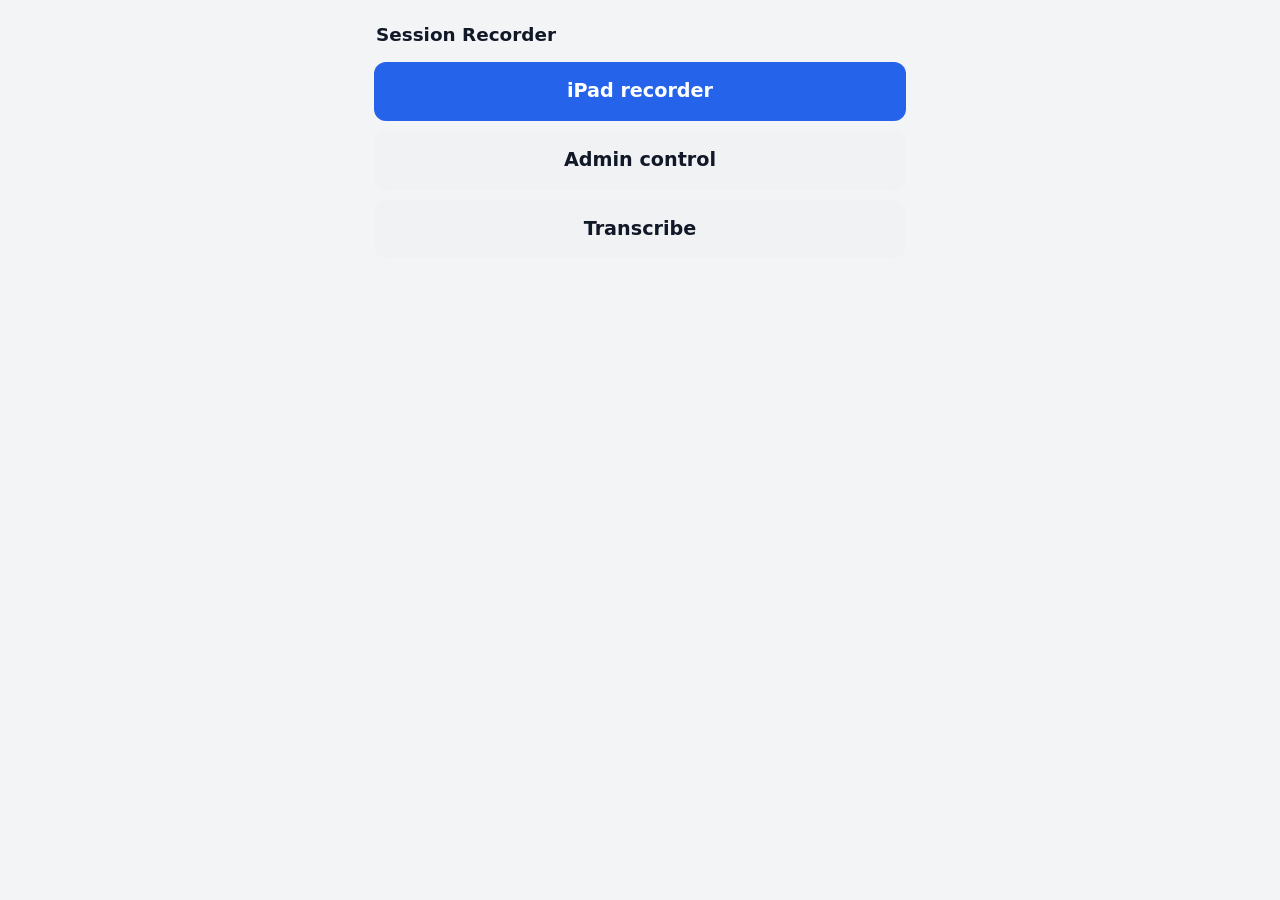
<file: static/index.html>
<!doctype html>
<html lang="en"><head>
<meta charset="utf-8"><meta name="viewport" content="width=device-width, initial-scale=1">
<title>Session Recorder</title><link rel="stylesheet" href="/static/app.css">
</head><body><main>
<h1 style="margin:8px 2px 14px">Session Recorder</h1>
<a href="/record" style="text-decoration:none"><button class="big">iPad recorder</button></a>
<a href="/control" style="text-decoration:none"><button class="big ghost" style="margin-top:10px">Admin control</button></a>
<a href="/annotate" style="text-decoration:none"><button class="big ghost" style="margin-top:10px">Transcribe</button></a>
</main></body></html>
</file>
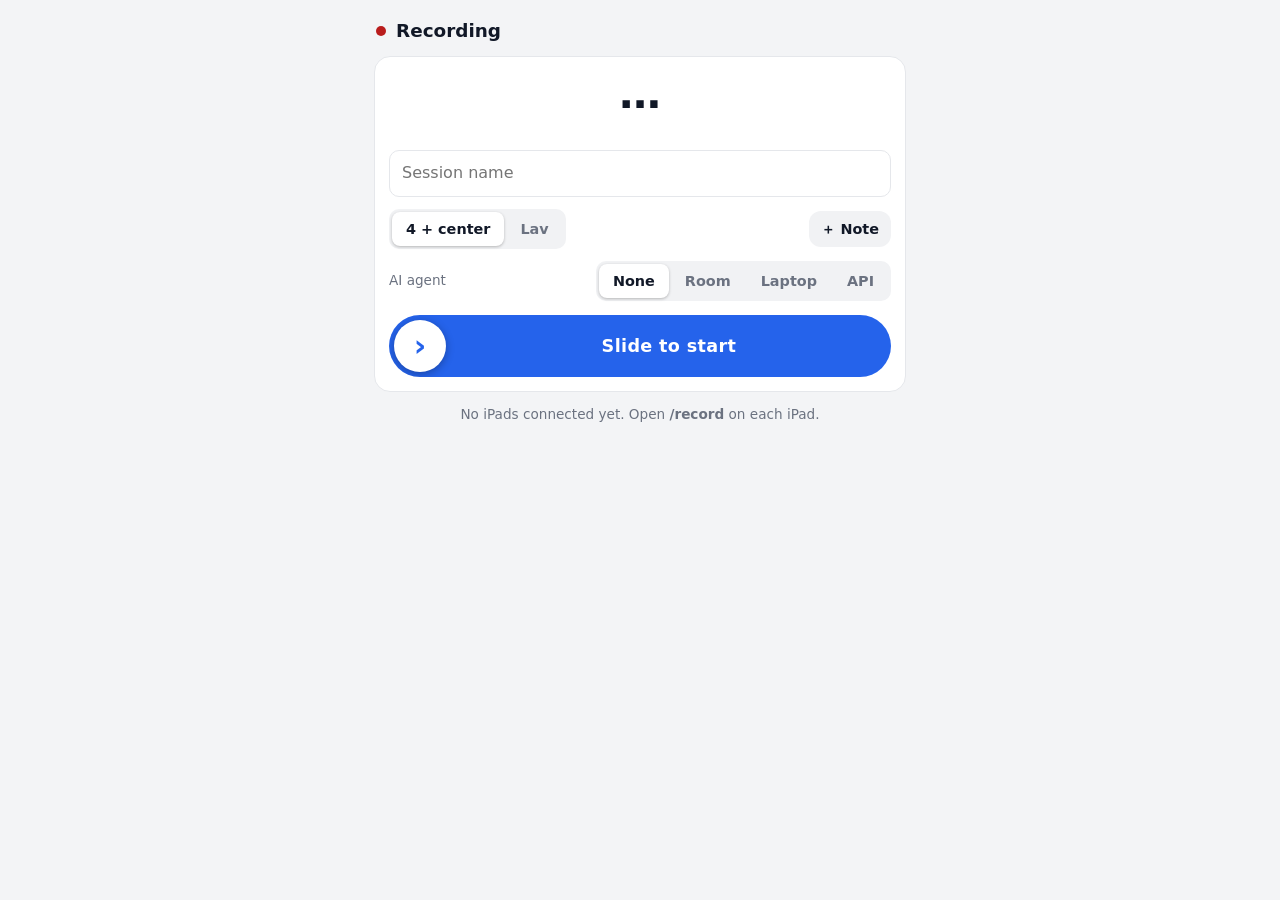
<file: static/control.html>
<!doctype html>
<html lang="en"><head>
<meta charset="utf-8">
<meta name="viewport" content="width=device-width, initial-scale=1, maximum-scale=1">
<title>Recording Control</title><link rel="stylesheet" href="/static/app.css">
</head><body><main>
<header class="top"><span id="conn" class="dot"></span><h1>Recording</h1><span id="sessName" class="muted grow"></span></header>
<div id="stale" class="banner" hidden></div>
<div id="update" class="banner info" hidden></div>
<div id="msgs"></div>

<section class="card hero" id="hero">
  <div id="heroState">…</div>
  <div id="heroSub" class="muted"></div>

  <div class="setup" id="setup">
    <input id="name" placeholder="Session name" autocomplete="off" autocapitalize="off">
    <div class="row">
      <div class="seg" id="mode"><button data-mode="B" class="on">4 + center</button><button data-mode="A">Lav</button></div>
      <button class="ghost small" id="notesBtn" style="margin-left:auto">＋ Note</button>
    </div>
    <textarea id="notes" rows="2" placeholder="Notes" hidden></textarea>
    <div class="row"><span class="muted">AI agent</span>
      <div class="seg" id="aiScen" style="margin-left:auto"><button data-ai="none" class="on">None</button><button data-ai="room">Room</button><button data-ai="laptop">Laptop</button><button data-ai="api">API</button></div></div>
    <input id="aiAgent" placeholder="Which agent? (e.g. ChatGPT voice, Gemini Live)" autocomplete="off" hidden>
    <select id="aiProvider" hidden></select>
    <p id="aiHint" class="muted" style="margin:0" hidden></p>
  </div>

  <div class="slide" id="slideStart" role="button" tabindex="0" aria-label="Slide to start recording">
    <span class="label">Slide to start</span><span class="thumb">›</span></div>
  <div class="slide stop" id="slideStop" role="button" tabindex="0" aria-label="Slide to stop recording" hidden>
    <span class="label">Slide to stop</span><span class="thumb">›</span></div>
  <div class="row live" id="live" hidden>
    <button class="ghost" id="chirpBtn">♪ Chirp</button>
    <button class="ghost" id="markBtn" title="Tap: add marker. Hold: add marker with a label.">⚑ Marker</button>
  </div>
  <button class="ghost small" id="force" style="margin-top:12px" hidden>Force save</button>
</section>

<section class="card group" id="group" hidden>
  <div class="row"><span class="grow">Speaker iPads</span>
    <div class="seg" id="langAll"><button data-lang="ja">日本語</button><button data-lang="en">English</button></div></div>
  <label class="row"><span class="grow">Participant view</span>
    <span class="switch"><input type="checkbox" id="pvAll"><i></i></span></label>
  <label class="row"><span class="grow">Mics toward participant</span>
    <span class="switch"><input type="checkbox" id="rotAll"><i></i></span></label>
  <div class="row"><span class="grow muted" id="armCount"></span>
    <button class="ghost small" id="disarmAll">Disarm all</button></div>
</section>

<section class="card group" id="aiCard" hidden>
  <div class="row"><span class="grow">AI agent <span class="muted" id="aiName"></span></span><span class="flag" id="aiState"></span></div>
  <p class="muted" id="aiLast" style="margin:8px 0 0"></p>
  <p class="muted" id="aiHeard" style="margin:4px 0 0"></p>
  <p class="muted" id="aiErr" style="margin:4px 0 0;color:var(--bad)"></p>
  <label class="row" id="aiMuteRow"><span class="grow">Mute (AI stops hearing the room)</span>
    <span class="switch"><input type="checkbox" id="aiMute"><i></i></span></label>
  <div class="row" id="aiBtns"><span class="grow"></span><button class="ghost small" id="aiInterrupt">Interrupt AI</button></div>
</section>

<section id="devices"></section>
<p id="empty" class="muted center">No iPads connected yet. Open <b>/record</b> on each iPad.</p>
</main>
<script type="module" src="/static/control.js"></script>
</body></html>
</file>
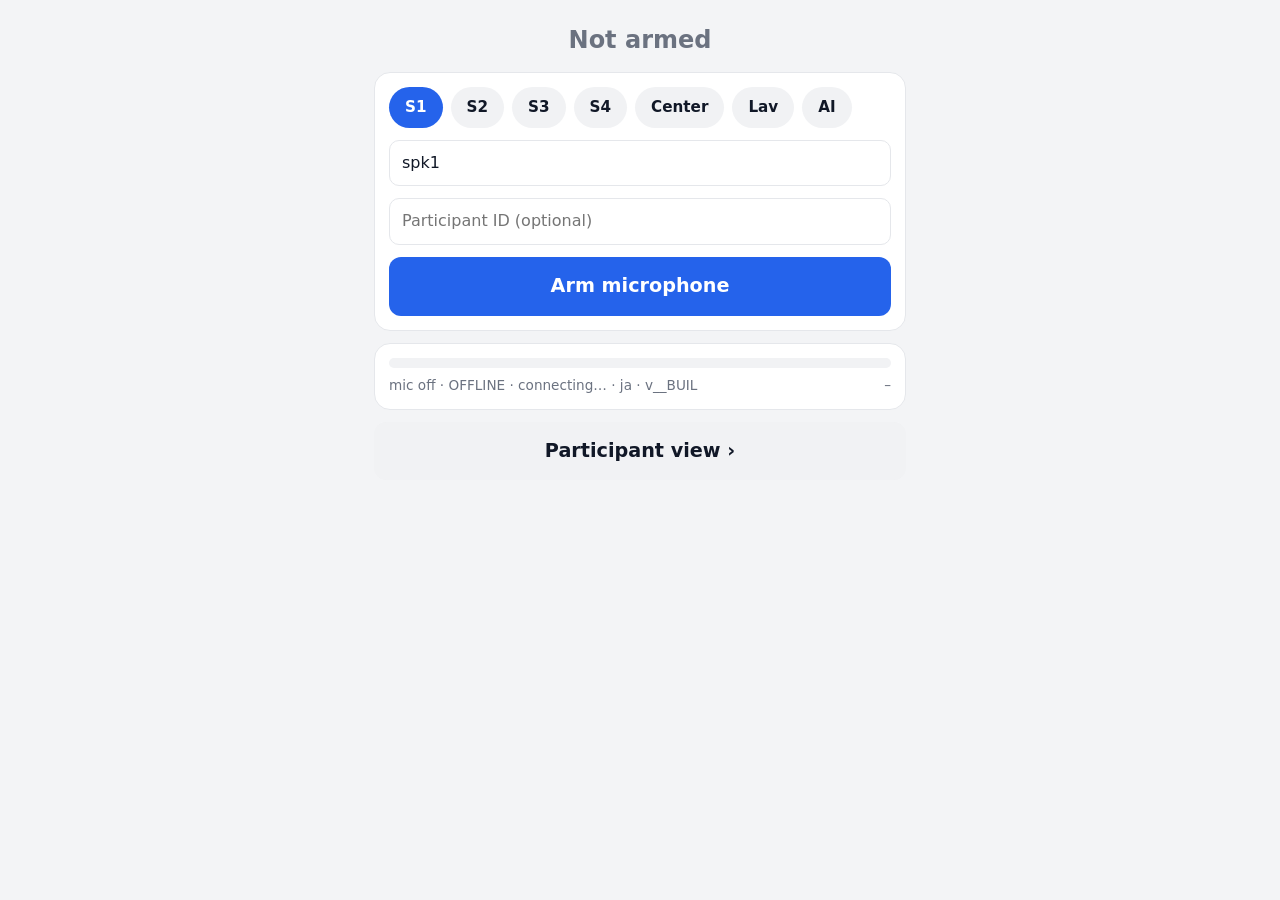
<file: static/record.html>
<!doctype html>
<html lang="en"><head>
<meta charset="utf-8">
<meta name="viewport" content="width=device-width, initial-scale=1, maximum-scale=1">
<meta name="apple-mobile-web-app-capable" content="yes">
<title>iPad Recorder</title><link rel="stylesheet" href="/static/app.css">
</head><body><main>

<div id="tech">
  <div id="status">Not armed</div>

  <section class="card" id="setup">
    <div class="chips" id="posChips"></div>
    <input id="label" placeholder="Device name (e.g. spk1, alice, center)" autocomplete="off" autocapitalize="off" autocorrect="off" spellcheck="false" maxlength="24">
    <input id="speaker" placeholder="Participant ID (optional)" autocomplete="off" autocapitalize="off">
    <div id="micRow" hidden><select id="mic"><option value="">Default microphone</option></select></div>
    <button class="big" id="arm">Arm microphone</button>
  </section>

  <section class="card">
    <div class="meter"><div id="lvl"></div></div>
    <div class="row" style="margin-top:8px"><span id="info" class="muted grow">–</span><span id="db" class="muted">–</span></div>
    <p id="quietWarn" class="msg err" style="display:none;margin:10px 0 0">Very quiet — move the iPad closer to the speaker.</p>
  </section>

  <section class="card" id="review" hidden>
    <div class="row"><b>Last take</b><span id="revInfo" class="muted grow" style="text-align:right"></span></div>
    <audio id="revAudio" controls preload="none" playsinline style="width:100%;margin-top:10px"></audio>
  </section>

  <button class="big ghost" id="flipBtn" hidden>Flip screen</button>
  <button class="big ghost" id="toPart">Participant view  ›</button>
</div>

<div id="pview">
  <div id="pbar">
    <button id="pback" class="pback" aria-label="Back">‹</button>
    <div id="pcenter"><span id="pdot"></span><span id="ptime">0:00</span><span id="pchip"></span></div>
    <div class="plang" role="group" aria-label="Language">
      <button data-lang="ja">日本語</button><button data-lang="en">English</button>
    </div>
  </div>
  <div class="pmeter"><div id="plvl"></div></div>
  <div class="phint" id="phint"></div>
  <div class="emo-grid" id="emoGrid"></div>
</div>
</main>
<div id="rotate" hidden data-state="start" role="status" aria-live="polite">
  <svg id="rotSvg" viewBox="-160 -160 320 320">
    <defs>
      <marker id="rotHead" viewBox="0 0 10 10" refX="5" refY="5" markerWidth="4" markerHeight="4" orient="auto-start-reverse">
        <path d="M1 1L9 5L1 9z" fill="context-stroke"/>
      </marker>
    </defs>
    <!-- everything in rotWorld counter-rotates, so it stays put on the table (and readable) while the iPad turns -->
    <g id="rotWorld">
      <g id="rotTicks"></g>
      <path id="rotArc" fill="none" stroke-width="7" stroke-linecap="round" marker-end="url(#rotHead)"/>
      <g id="rotYou" transform="translate(0 128)">
        <circle r="20" fill="#fff"/>
        <circle cy="-5" r="6" fill="#0b0d10"/><path d="M-11 12a11 9 0 0 1 22 0z" fill="#0b0d10"/>
      </g>
      <g id="rotRip" fill="none" stroke="#fff" stroke-width="3"><circle r="60"/><circle r="60"/><circle r="60"/></g>
      <text id="rotDeg" y="18" text-anchor="middle">180°</text>
      <text id="rotLbl" y="56" text-anchor="middle">Turn your iPad around</text>
      <g id="rotTick"><circle r="54" fill="#fff"/><path d="M-24 1l16 16 32-34" fill="none" stroke="#1f9d55" stroke-width="11" stroke-linecap="round" stroke-linejoin="round"/></g>
      <!-- the mic is fixed to the iPad's top edge, so it turns with the iPad: rotated back by the turn -->
      <g id="rotMicArm"><g transform="translate(0 -128)">
        <circle r="22" fill="#0a84ff"/>
        <rect x="-6" y="-13" width="12" height="18" rx="6" fill="#fff"/>
        <path d="M-11 -1a11 11 0 0 0 22 0M0 10v5" fill="none" stroke="#fff" stroke-width="3.5" stroke-linecap="round"/>
      </g></g>
    </g>
  </svg>
  <button id="rotAlready">Mic already faces me</button>
  <button id="rotDone" aria-label="Done"><svg viewBox="0 0 24 24"><path d="M5 12.500l4.500 4.500L19 7" fill="none" stroke="currentColor" stroke-width="3" stroke-linecap="round" stroke-linejoin="round"/></svg></button>
</div>
<script type="module" src="/static/record.js"></script>
</body></html>
</file>
<file: static/app.css>
/* ============ tokens ============ */
:root {
  color-scheme: light dark;
  --bg: #f3f4f6; --card: #ffffff; --fg: #111827; --muted: #6b7280; --line: #e5e7eb; --soft: #f1f2f4;
  --ok: #15803d; --warn: #b45309; --bad: #b91c1c; --rec: #dc2626; --accent: #2563eb;
}
@media (prefers-color-scheme: dark) {
  :root { --bg: #0d0f12; --card: #16191e; --fg: #eef0f3; --muted: #9aa1ab; --line: #262a31; --soft: #1f2329; }
}
* { box-sizing: border-box; -webkit-tap-highlight-color: transparent; }
[hidden] { display: none !important; }
body { margin: 0; font: 16px/1.4 -apple-system, "Hiragino Sans", system-ui, sans-serif;
  background: var(--bg); color: var(--fg); -webkit-user-select: none; user-select: none; }
main { max-width: 560px; margin: 0 auto; padding: 14px 14px 48px; }
h1 { font-size: 1.15rem; margin: 0; }

/* ============ components ============ */
.card { background: var(--card); border: 1px solid var(--line); border-radius: 16px; padding: 14px; margin-bottom: 12px; }
.row { display: flex; gap: 10px; align-items: center; }
.grow { flex: 1; min-width: 0; }
.muted { color: var(--muted); font-size: .85rem; }
.center { text-align: center; }
button { font: inherit; font-weight: 600; border: 0; border-radius: 12px; padding: 12px 16px;
  background: var(--accent); color: #fff; cursor: pointer; }
button.ghost { background: var(--soft); color: var(--fg); }
button.danger { background: var(--rec); }
button.big { width: 100%; font-size: 1.2rem; padding: 16px; }
button:disabled { opacity: .4; cursor: default; }
input, select, textarea { font: inherit; padding: 11px 12px; border-radius: 10px; border: 1px solid var(--line);
  background: var(--card); color: var(--fg); width: 100%; -webkit-user-select: text; user-select: text; }
.seg { display: inline-flex; background: var(--soft); border-radius: 10px; padding: 3px; gap: 2px; }
.seg button { background: transparent; color: var(--muted); padding: 7px 14px; border-radius: 8px; font-size: .9rem; }
.seg button.on { background: var(--card); color: var(--fg); box-shadow: 0 1px 3px rgba(0,0,0,.25); }
.chips { display: flex; flex-wrap: wrap; gap: 8px; }
.chip { background: var(--soft); color: var(--fg); padding: 10px 16px; border-radius: 99px; font-size: .95rem; }
.chip.on { background: var(--accent); color: #fff; }
.switch { position: relative; width: 48px; height: 28px; flex: none; display: inline-block; }
.switch input { position: absolute; inset: 0; width: 100%; height: 100%; margin: 0; padding: 0; border: 0;
  opacity: 0; z-index: 1; cursor: pointer; }
.switch i { position: absolute; inset: 0; background: var(--line); border-radius: 99px; transition: background .15s; }
.switch i::after { content: ""; position: absolute; top: 3px; left: 3px; width: 22px; height: 22px; border-radius: 50%;
  background: #fff; box-shadow: 0 1px 3px rgba(0,0,0,.35); transition: transform .15s; }
.switch input:checked + i { background: var(--accent); }
.switch input:checked + i::after { transform: translateX(20px); }
.switch input:disabled + i { opacity: .4; }
.dot { width: 10px; height: 10px; border-radius: 50%; background: var(--muted); flex: none; }
.dot.ok { background: var(--ok); } .dot.warn { background: var(--warn); } .dot.bad { background: var(--bad); }
.dot.rec { background: var(--rec); animation: pulse 1.2s ease-in-out infinite; }
@keyframes pulse { 50% { box-shadow: 0 0 0 6px rgba(220,38,38,.25); } }
.meter { height: 10px; background: var(--soft); border-radius: 5px; overflow: hidden; }
.meter > div { height: 100%; width: 0; background: var(--ok); transition: width .1s; }
.meter > div.hot { background: var(--bad); }
.msg { padding: 10px 14px; border-radius: 12px; color: #fff; font-weight: 600; }
.msg.err { background: var(--bad); } .msg.info { background: var(--ok); }

/* ============ admin ============ */
.top { display: flex; align-items: center; gap: 10px; margin: 4px 2px 12px; }
#msgs { position: fixed; top: 10px; left: 50%; transform: translateX(-50%); width: min(520px, calc(100% - 24px));
  z-index: 50; display: flex; flex-direction: column; gap: 8px; pointer-events: none; }
.banner { background: var(--warn); color: #fff; padding: 10px 14px; border-radius: 12px; margin-bottom: 12px; font-weight: 600; font-size: .9rem; }
.banner.info { background: var(--accent); }
.hero { text-align: center; transition: box-shadow .2s, border-color .2s; }
.hero.rec { border-color: var(--rec); box-shadow: 0 0 0 3px rgba(220,38,38,.3); }
#heroState { font-size: 2.6rem; font-weight: 800; font-variant-numeric: tabular-nums; line-height: 1.1; }
#heroState.ok { color: var(--ok); } #heroState.warn { color: var(--warn); } #heroState.rec { color: var(--rec); }
#heroSub { min-height: 1.3em; margin: 4px 0 12px; }
.setup { display: grid; gap: 10px; margin-bottom: 14px; text-align: left; }
.setup .seg { flex: none; }
.small { padding: 8px 12px; font-size: .9rem; }
/* slide to confirm */
.slide { position: relative; height: 62px; border-radius: 31px; background: var(--accent); color: #fff; overflow: hidden;
  touch-action: pan-y; outline-offset: 3px; }
.slide.stop { background: var(--rec); }
.slide .label { position: absolute; inset: 0; display: grid; place-items: center; padding-left: 58px; font-weight: 700;
  font-size: 1.1rem; letter-spacing: .02em; pointer-events: none; }
.slide .thumb { position: absolute; left: 5px; top: 5px; width: 52px; height: 52px; border-radius: 50%; background: #fff;
  color: var(--accent); display: grid; place-items: center; font-size: 1.9rem; font-weight: 800; line-height: 1;
  touch-action: none; cursor: grab; box-shadow: 0 2px 8px rgba(0,0,0,.3); }
.slide.stop .thumb { color: var(--rec); }
.live { margin-top: 12px; }
.live button { flex: 1; }
.group .row + .row { margin-top: 12px; }
.group label.row { cursor: pointer; }
/* device list */
.devwrap { position: relative; border-radius: 16px; overflow: hidden; margin-bottom: 8px; background: var(--bad); }
.devwrap::after { content: "Remove"; position: absolute; right: 18px; top: 0; bottom: 0; display: none; align-items: center;
  color: #fff; font-weight: 700; }
.devwrap.swiping::after { display: flex; }
.dev { background: var(--card); border: 1px solid var(--line); border-radius: 16px; position: relative; }
.devhead { display: flex; align-items: center; gap: 10px; padding: 12px 14px; cursor: pointer; }
.devname { min-width: 0; line-height: 1.2; }
.devname b { display: block; } .devname small { color: var(--muted); }
.devmeter { width: 70px; flex: none; } .devmeter .meter { height: 8px; }
.devflags { margin-left: auto; display: flex; gap: 6px; flex-wrap: wrap; justify-content: flex-end; align-items: center; }
.flag { font-size: .72rem; font-weight: 700; padding: 3px 8px; border-radius: 99px; background: var(--soft); color: var(--muted); white-space: nowrap; }
.flag.bad { background: var(--bad); color: #fff; } .flag.warn { background: var(--warn); color: #fff; } .flag.ok { background: var(--ok); color: #fff; }
.emoji { font-size: 1.3rem; }
.chev { color: var(--muted); transition: transform .15s; font-size: 1.3rem; }
.dev.open .chev { transform: rotate(90deg); }
.devpanel { padding: 0 14px 14px; display: grid; gap: 12px; }
.devpanel .row { flex-wrap: wrap; }

/* ============ recorder: setup view ============ */
#status { font-size: 1.5rem; font-weight: 800; text-align: center; padding: 10px 0 14px; color: var(--muted); }
#status.ok { color: var(--ok); } #status.rec { color: var(--rec); } #status.bad { color: var(--bad); font-size: 1.05rem; }
#setup { display: grid; gap: 12px; }
body.flash { animation: flash .25s 6 alternate; }
@keyframes flash { to { background: #facc15; } }

/* ============ recorder: participant view ============ */
#pview { display: none; }
body.participant #tech { display: none; }
body.participant main { max-width: none; padding: 0; }
body.participant { overflow: hidden; overscroll-behavior: none; }
body.participant, body.participant.recording { background: #0b0d10; color: #f3f4f6; }
/* Definite height: the button rows must share the screen, never grow past it. */
body.participant #pview { display: flex; flex-direction: column; height: 100vh; height: 100dvh;
  padding: 14px 14px max(14px, env(safe-area-inset-bottom)); gap: 10px; }
#pbar { display: grid; grid-template-columns: 1fr auto 1fr; align-items: center; gap: 10px; }
.pback { width: 44px; height: 44px; padding: 0; border-radius: 50%; background: #1f2937; color: #e5e7eb;
  font-size: 1.9rem; line-height: 1; justify-self: start; }
#pcenter { display: flex; align-items: center; gap: 10px; }
#pdot { width: 14px; height: 14px; border-radius: 50%; background: #4b5563; flex: none; }
body.recording #pdot { background: var(--rec); animation: pulse 1.2s ease-in-out infinite; }
#ptime { font-size: 2.4rem; font-weight: 700; font-variant-numeric: tabular-nums; letter-spacing: .02em; color: #9ca3af; }
body.recording #ptime { color: #f87171; }
#pchip { display: none; padding: 4px 12px; border-radius: 99px; font-weight: 700; font-size: .95rem; background: #374151; color: #fff; }
#pchip.show { display: inline-block; }
#pchip.warn { background: #b45309; } #pchip.up { background: #b45309; } #pchip.saved { background: #15803d; } #pchip.bad { background: #b91c1c; }
.plang { justify-self: end; display: flex; border: 2px solid #4b5563; border-radius: 99px; overflow: hidden; }
.plang button { background: transparent; color: #cbd5e1; border-radius: 0; padding: 6px 14px; font-size: .95rem; }
.plang button.on { background: #f3f4f6; color: #111827; }
.pmeter { height: 6px; border-radius: 3px; background: #1f2937; overflow: hidden; }
.pmeter > div { height: 100%; width: 0; background: #22c55e; transition: width .1s; }
.pmeter > div.hot { background: #ef4444; }
/* red frame around the whole screen while recording */
body.participant.recording #pview { box-shadow: inset 0 0 0 6px #dc2626; }
.phint { text-align: center; font-size: 1.05rem; line-height: 1.4; color: #cbd5e1; min-height: 1.4em; }
.emo-grid { flex: 1; min-height: 0; display: grid; gap: 12px;
  grid-template-columns: repeat(4, 1fr); grid-template-rows: repeat(2, minmax(0, 1fr)); }
.emo { position: relative; display: flex; flex-direction: column; align-items: center; justify-content: center;
  gap: 2px; border-radius: 22px; border: 8px solid transparent; background: var(--c); color: #fff;
  font-weight: 800; touch-action: manipulation; padding: 8px; min-height: 0; line-height: 1.15; }
/* main label big, sublabel small. --ja / --enbig = main label (Japanese / English mode), --sub = sublabel.
   The English main label is capped by the width of the longest word ("Surprised", "Contempt"). */
:root { --emo: clamp(3rem, 10.5vmin, 5.6rem); --ja: clamp(2.2rem, 7.6vmin, 4.4rem);
  --enbig: clamp(1.6rem, 5vmin, 3.2rem); --sub: clamp(.95rem, 2.2vmin, 1.4rem); }
.emo .em { font-size: var(--emo); line-height: 1.1; }
.emo .ja { font-size: var(--ja); letter-spacing: .04em; }
.emo .en { font-size: var(--sub); font-weight: 600; }
/* English mode: the English label is the big one, Japanese goes small underneath */
body.lang-en .emo .en { font-size: var(--enbig); font-weight: 800; letter-spacing: -.01em; order: 1; }
body.lang-en .emo .ja { font-size: var(--sub); font-weight: 600; letter-spacing: 0; order: 2; }
/* selected: inverted (colour on white) with a thick coloured ring and a check, so it can't be missed */
.emo.on { background: #fff; color: var(--c); border-color: var(--c);
  box-shadow: 0 0 0 6px #fff, 0 0 28px rgba(255,255,255,.55); }
.emo.on::after { content: "✓"; position: absolute; top: 8px; right: 16px; font-size: clamp(1.8rem, 5vmin, 3rem); font-weight: 900; }
/* portrait: 2 columns x 4 rows (big tap targets) */
@media (orientation: portrait) {
  .emo-grid { grid-template-columns: repeat(2, 1fr); grid-template-rows: repeat(4, minmax(0, 1fr)); }
  /* portrait is height-limited (4 rows), so size the text from the screen height */
  :root { --emo: clamp(2.4rem, 6.2vh, 4.4rem); --ja: clamp(2rem, 5.6vh, 3.6rem);
    --enbig: clamp(1.5rem, 4.2vh, 3rem); --sub: clamp(.9rem, 1.9vh, 1.2rem); }
  #ptime { font-size: 2rem; }
}
/* landscape: 4 x 2, and a compact header so the buttons keep most of the height */
@media (orientation: landscape) {
  body.participant #pview { padding: 10px 14px max(10px, env(safe-area-inset-bottom)); gap: 8px; }
  .phint { font-size: 1rem; }
}
@media (orientation: landscape) and (max-height: 520px) { #ptime { font-size: 1.8rem; } .phint { display: none; } }

/* Text sized from each button's own box, so labels always fit (Japanese or English, any screen).
   Older Safari without container units keeps the vmin/vh sizes above. */
@supports (container-type: size) {
  .emo { container-type: size; }
  /* main label gets the biggest share of the button; emoji and sublabel take what is left */
  .emo .em { font-size: min(30cqh, 36cqw); }
  .emo .ja { font-size: min(36cqh, 30cqw); }
  .emo .en { font-size: max(7.5cqh, .85rem); }
  body.lang-en .emo .en { font-size: min(30cqh, 18cqw); }
  body.lang-en .emo .ja { font-size: max(7.5cqh, .85rem); }
  .emo.on::after { font-size: min(16cqh, 3rem); }
}
.dev { touch-action: pan-y; }

/* ---- "mics toward the participant": find-my style turn guide + 180° flip so the UI reads upright ---- */
#rotate { position: fixed; inset: 0; z-index: 50; background: #0b0d10; color: #fff; display: flex; flex-direction: column;
  align-items: center; justify-content: center; gap: 16px; padding: 16px; }
#rotate[hidden] { display: none; }
#rotSvg { width: min(92vw, 80vh); height: auto; overflow: visible; }
#rotTicks line { stroke: #fff; stroke-opacity: .28; stroke-width: 2; stroke-linecap: round; }
#rotTicks line.major { stroke-opacity: .6; stroke-width: 3; }
#rotDeg { font: 700 76px/1 -apple-system, system-ui, sans-serif; fill: #fff; letter-spacing: -2px; font-variant-numeric: tabular-nums; }
#rotLbl { font: 600 17px -apple-system, system-ui, sans-serif; fill: #fff; fill-opacity: .75; }
#rotArc { stroke-dasharray: 2 14; animation: rotMarch .6s linear infinite; }
#rotTick, #rotRip { display: none; }
#rotate[data-state="ok"] #rotTick { display: block; animation: rotPop .5s cubic-bezier(.2,1.5,.4,1); transform-box: fill-box; transform-origin: center; }
#rotate[data-state="ok"] #rotRip, #rotate[data-state="tap"] #rotRip { display: block; }
#rotate[data-state="ok"] #rotDeg, #rotate[data-state="ok"] #rotArc, #rotate[data-state="ok"] #rotMicArm { display: none; }
#rotate[data-state="ok"] #rotLbl { fill-opacity: 1; font-size: 20px; }
#rotRip circle { transform-box: fill-box; transform-origin: center; animation: rotRipple 1.8s ease-out infinite; }
#rotRip circle:nth-child(2) { animation-delay: .6s; } #rotRip circle:nth-child(3) { animation-delay: 1.2s; }
#rotDone { display: none; width: 76px; height: 76px; border-radius: 50%; background: #fff; color: #1f9d55; padding: 0; }
#rotDone svg { width: 38px; height: 38px; }
#rotate[data-state="manual"] #rotDone { display: inline-flex; align-items: center; justify-content: center; }
#rotAlready { display: none; background: rgba(255,255,255,.12); color: #fff; border-radius: 99px; padding: 10px 18px; font-weight: 600; }
#rotate[data-state="track"] #rotAlready { display: inline-block; }
body.flip main { transform: rotate(180deg); min-height: 100vh; min-height: 100dvh; }
/* sideways: lay the page out in the swapped viewport, then turn it a quarter */
body.rot90 main, body.rot270 main { position: fixed; top: 50%; left: 50%; width: 100vh; width: 100dvh; height: 100vw;
  max-width: none; overflow: auto; box-sizing: border-box; }
body.rot90 main { transform: translate(-50%, -50%) rotate(90deg); }
body.rot270 main { transform: translate(-50%, -50%) rotate(-90deg); }
body.rot90:not(.participant) main > *, body.rot270:not(.participant) main > * { max-width: 560px; margin-left: auto; margin-right: auto; }
body.rot90.participant #pview, body.rot270.participant #pview { height: 100vw; }
@keyframes rotMarch { to { stroke-dashoffset: -16; } }
@keyframes rotPop { from { transform: scale(.3); opacity: 0; } }
@keyframes rotRipple { from { transform: scale(1); opacity: .7; } to { transform: scale(2.6); opacity: 0; } }
</file>
